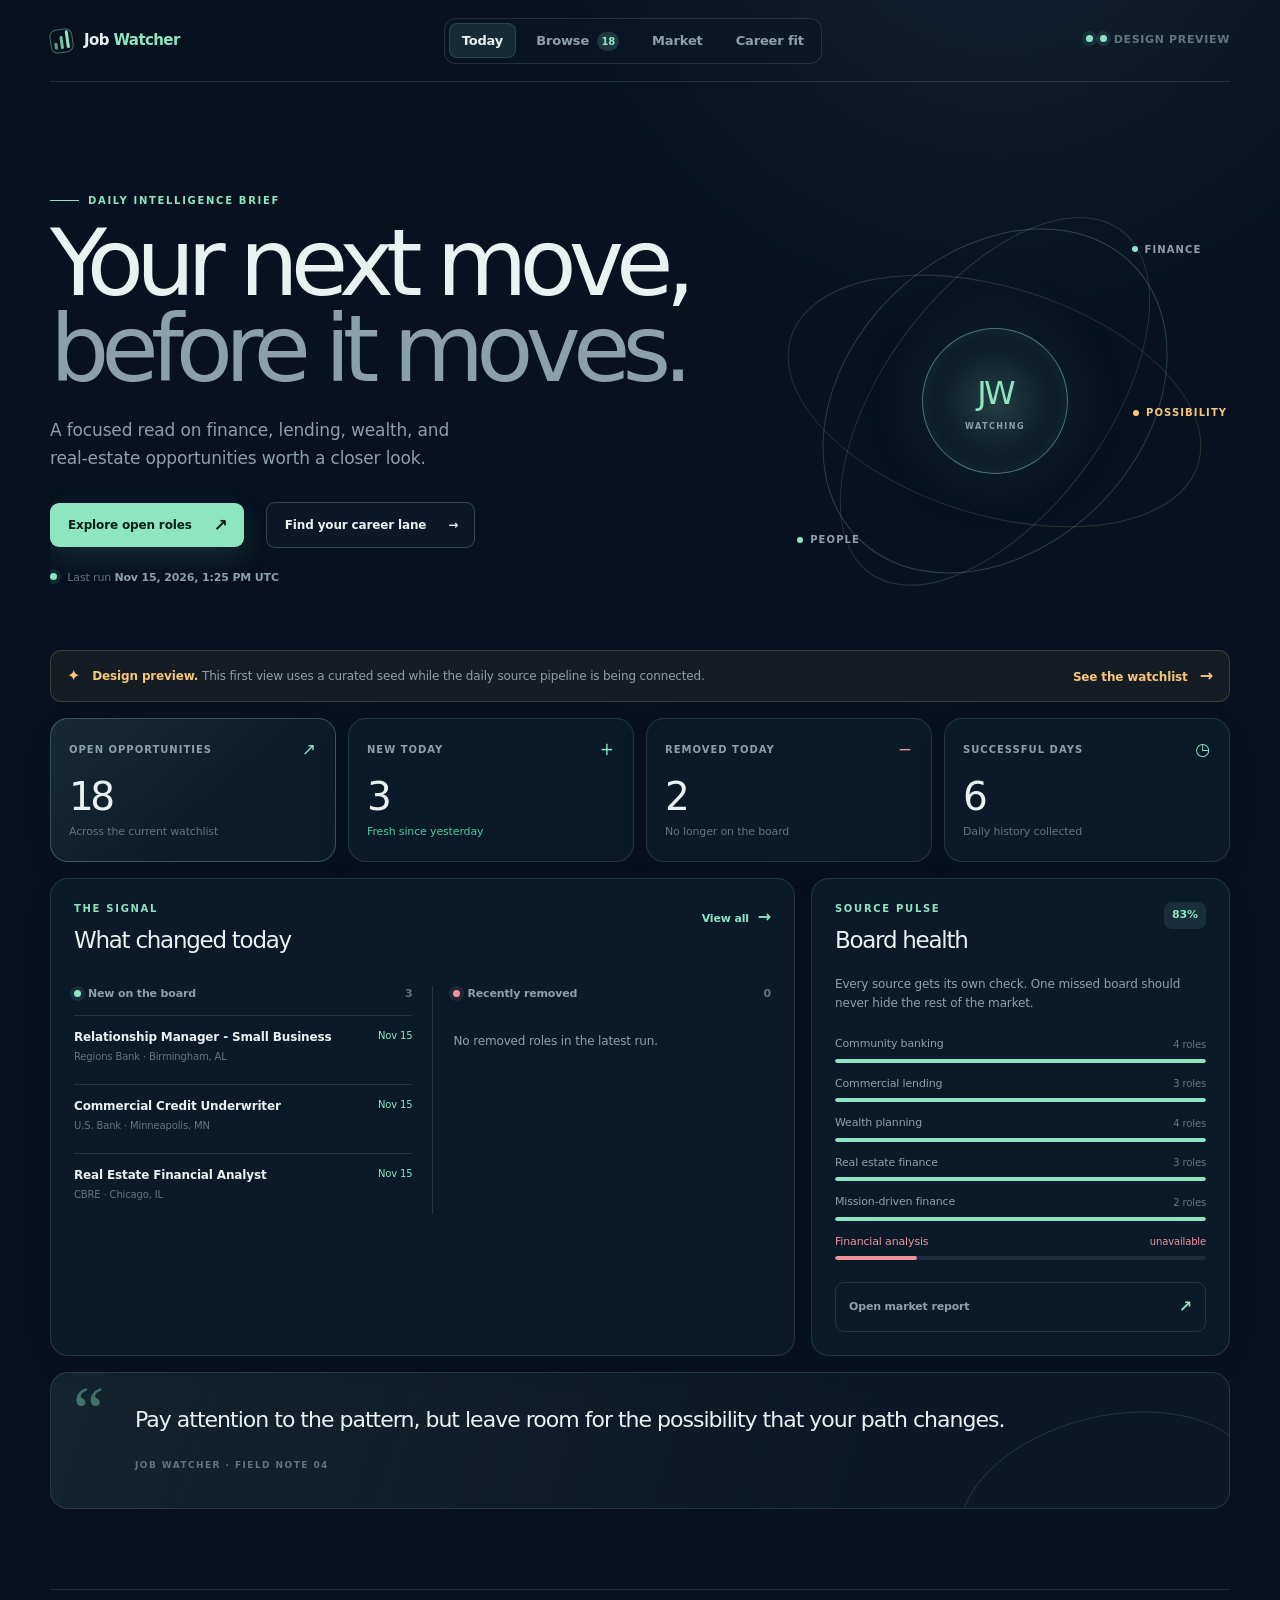
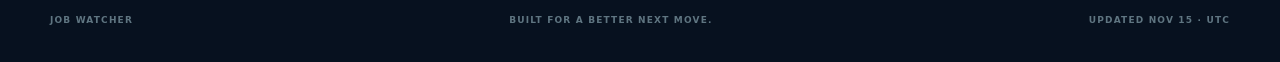
<file: site/index.html>
<!doctype html>
<html lang="en">
<head>
  <meta charset="utf-8">
  <meta name="viewport" content="width=device-width, initial-scale=1">
  <meta name="theme-color" content="#07111f">
  <title>Job Watcher — Today</title>
  <link rel="manifest" href="manifest.json">
  <link rel="stylesheet" href="styles.css">
</head>
<body data-page="today">
  <div class="noise"></div>
  <header class="site-header shell">
    <a class="brand" href="index.html" aria-label="Job Watcher home">
      <span class="brand-mark"><span></span><span></span><span></span></span>
      <span>Job <em>Watcher</em></span>
    </a>
    <nav class="main-nav" aria-label="Primary navigation">
      <a class="active" href="index.html">Today</a>
      <a href="browse.html">Browse <span class="nav-count" data-open-count>18</span></a>
      <a href="market.html">Market</a>
      <a href="career-fit.html">Career fit</a>
    </nav>
    <div class="header-meta"><span class="live-dot"></span><span data-run-label>Updating daily</span></div>
  </header>

  <main class="shell page-space">
    <section class="hero hero-today">
      <div class="hero-copy">
        <p class="eyebrow"><span class="eyebrow-line"></span>Daily intelligence brief</p>
        <h1>Your next move,<br><span>before it moves.</span></h1>
        <p class="hero-text">A focused read on finance, lending, wealth, and real-estate opportunities worth a closer look.</p>
        <div class="hero-actions">
          <a class="button button-primary" href="browse.html">Explore open roles <span>↗</span></a>
          <a class="button button-secondary" href="career-fit.html">Find your career lane <span>→</span></a>
          <span class="last-run"><span class="pulse"></span> Last run <strong data-last-run>Nov 15, 2026 · 7:25 AM UTC</strong></span>
        </div>
      </div>
      <div class="hero-orbit" aria-hidden="true">
        <div class="orbit-ring orbit-ring-one"></div>
        <div class="orbit-ring orbit-ring-two"></div>
        <div class="orbit-ring orbit-ring-three"></div>
        <div class="orbit-core"><span>JW</span><small>WATCHING</small></div>
        <span class="orbit-label label-one">finance</span>
        <span class="orbit-label label-two">people</span>
        <span class="orbit-label label-three">possibility</span>
      </div>
    </section>

    <section class="demo-note" data-demo-note>
      <span class="note-icon">✦</span>
      <span><strong>Design preview.</strong> This first view uses a curated seed while the daily source pipeline is being connected.</span>
      <a href="browse.html">See the watchlist <span>→</span></a>
    </section>

    <section class="metric-grid" aria-label="Latest job watcher metrics">
      <article class="metric-card metric-card-accent">
        <div class="metric-top"><span class="metric-label">Open opportunities</span><span class="metric-icon">↗</span></div>
        <strong class="metric-value" data-metric="open">18</strong>
        <span class="metric-foot">Across the current watchlist</span>
      </article>
      <article class="metric-card">
        <div class="metric-top"><span class="metric-label">New today</span><span class="metric-icon metric-icon-green">+</span></div>
        <strong class="metric-value" data-metric="new_today">3</strong>
        <span class="metric-foot positive">Fresh since yesterday</span>
      </article>
      <article class="metric-card">
        <div class="metric-top"><span class="metric-label">Removed today</span><span class="metric-icon metric-icon-rose">−</span></div>
        <strong class="metric-value" data-metric="removed_today">2</strong>
        <span class="metric-foot">No longer on the board</span>
      </article>
      <article class="metric-card">
        <div class="metric-top"><span class="metric-label">Successful days</span><span class="metric-icon">◷</span></div>
        <strong class="metric-value" data-metric="days_with_success">6</strong>
        <span class="metric-foot">Daily history collected</span>
      </article>
    </section>

    <section class="content-grid today-grid">
      <div class="panel panel-changes">
        <div class="section-heading"><div><p class="eyebrow">The signal</p><h2>What changed today</h2></div><a class="text-link" href="browse.html">View all <span>→</span></a></div>
        <div class="change-columns">
          <div class="change-column">
            <div class="change-heading"><span class="change-dot dot-new"></span><span>New on the board</span><strong data-new-count>3</strong></div>
            <div class="posting-stack" data-new-list></div>
          </div>
          <div class="change-column">
            <div class="change-heading"><span class="change-dot dot-removed"></span><span>Recently removed</span><strong data-removed-count>2</strong></div>
            <div class="posting-stack" data-removed-list></div>
          </div>
        </div>
      </div>

      <aside class="panel panel-health">
        <div class="section-heading"><div><p class="eyebrow">Source pulse</p><h2>Board health</h2></div><span class="health-score" data-health-score>83%</span></div>
        <p class="panel-intro">Every source gets its own check. One missed board should never hide the rest of the market.</p>
        <div class="health-list" data-source-list></div>
        <a class="quiet-button" href="market.html">Open market report <span>↗</span></a>
      </aside>
    </section>

    <section class="quote-panel">
      <div class="quote-mark">“</div>
      <p data-career-quote>Keep the search broad enough to notice a direction, and specific enough to act on one.</p>
      <span data-career-quote-source>YOUR WATCHLIST · FIELD NOTE</span>
    </section>
  </main>

  <footer class="site-footer shell"><span>JOB WATCHER</span><span>Built for a better next move.</span><span data-footer-date>Updated daily · UTC</span></footer>
  <script src="demo-data.js"></script>
  <script src="app.js"></script>
</body>
</html>
</file>
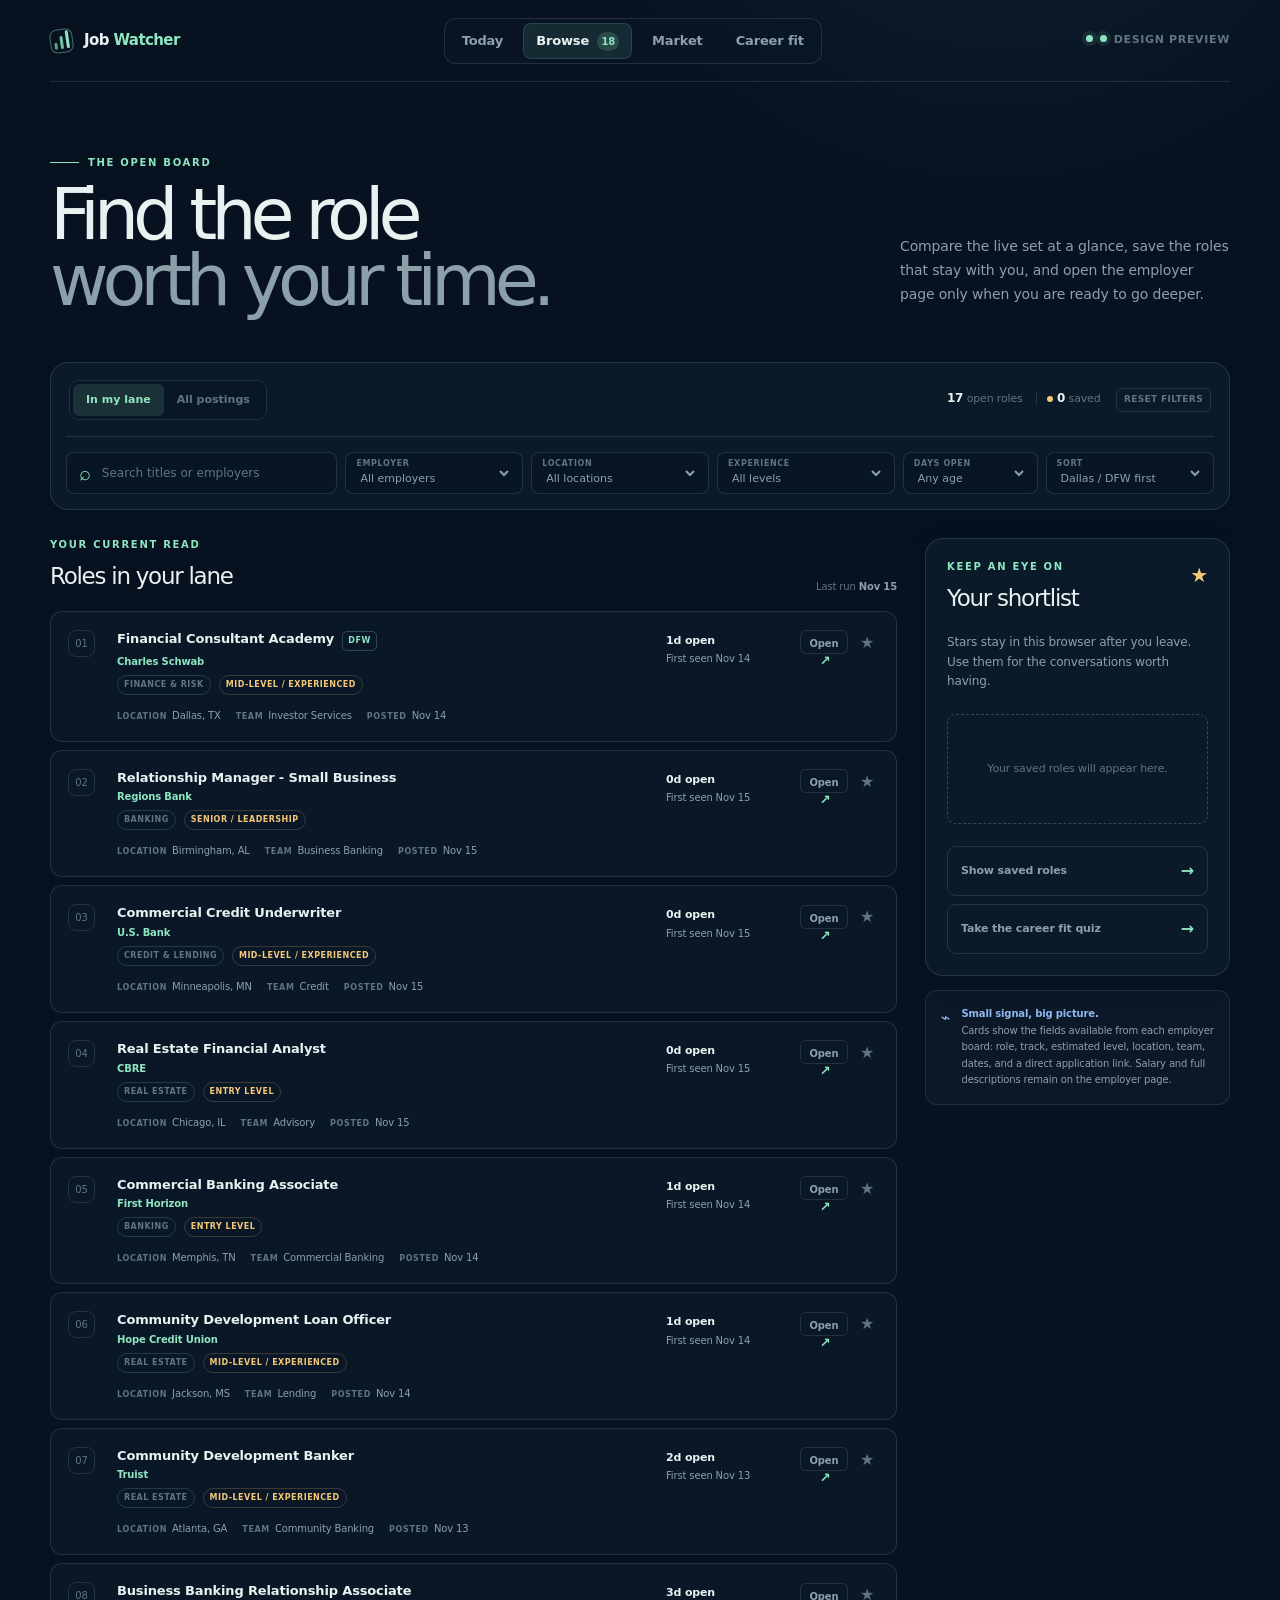
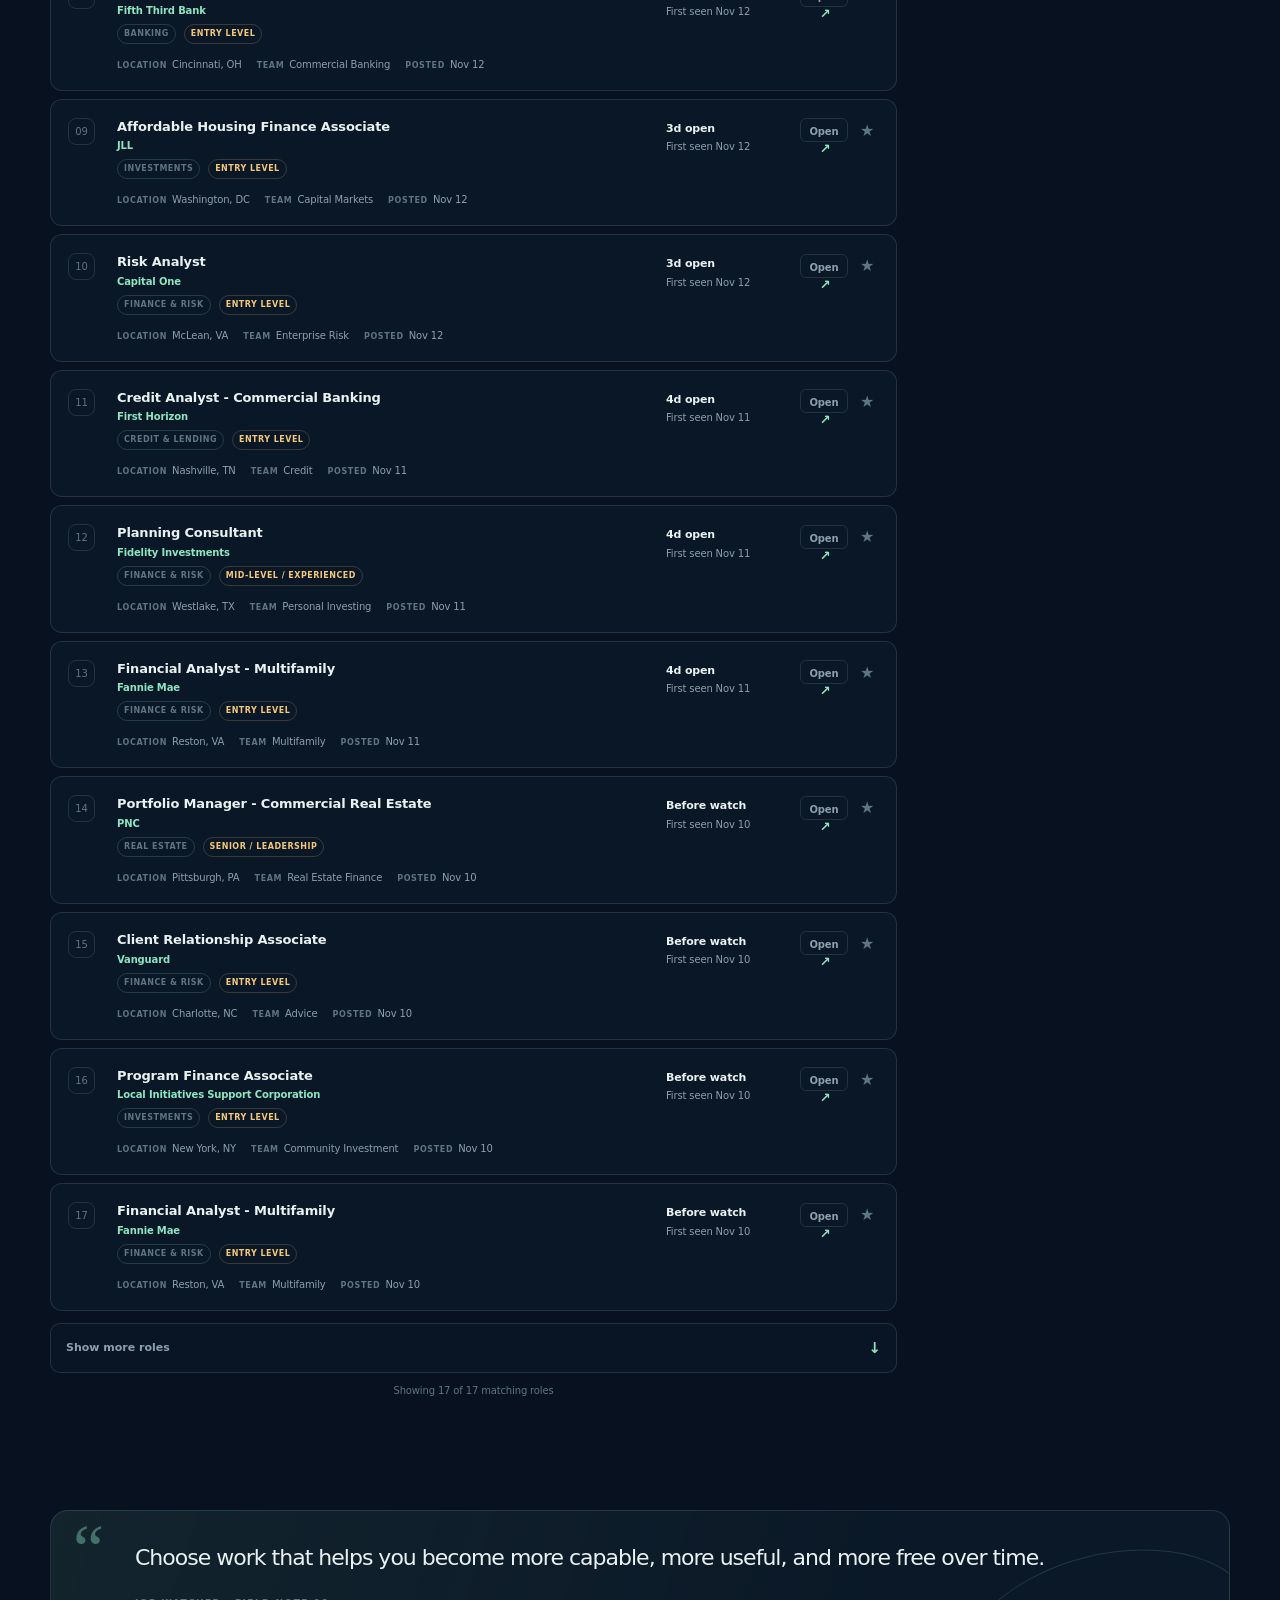
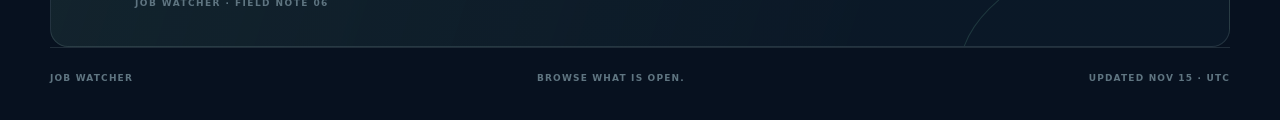
<file: site/browse.html>
<!doctype html>
<html lang="en">
<head>
  <meta charset="utf-8">
  <meta name="viewport" content="width=device-width, initial-scale=1">
  <meta name="theme-color" content="#07111f">
  <title>Job Watcher — Browse</title>
  <link rel="manifest" href="manifest.json">
  <link rel="stylesheet" href="styles.css">
</head>
<body data-page="browse">
  <div class="noise"></div>
  <header class="site-header shell">
    <a class="brand" href="index.html" aria-label="Job Watcher home"><span class="brand-mark"><span></span><span></span><span></span></span><span>Job <em>Watcher</em></span></a>
    <nav class="main-nav" aria-label="Primary navigation"><a href="index.html">Today</a><a class="active" href="browse.html">Browse <span class="nav-count" data-open-count>18</span></a><a href="market.html">Market</a><a href="career-fit.html">Career fit</a></nav>
    <div class="header-meta"><span class="live-dot"></span><span data-run-label>Updating daily</span></div>
  </header>

  <main class="shell page-space">
    <section class="page-intro browse-intro">
      <div><p class="eyebrow"><span class="eyebrow-line"></span>The open board</p><h1>Find the role<br><span>worth your time.</span></h1></div>
      <p class="page-intro-copy">Compare the live set at a glance, save the roles that stay with you, and open the employer page only when you are ready to go deeper.</p>
    </section>

    <section class="browse-toolbar panel">
      <div class="toolbar-top">
        <div class="segmented" role="group" aria-label="Posting scope"><button class="segment active" data-scope="role">In my lane</button><button class="segment" data-scope="all">All postings</button></div>
        <div class="toolbar-summary"><strong data-result-count>0</strong> open roles <span class="toolbar-divider"></span><span class="saved-dot"></span><strong data-shortlist-count>0</strong> saved <button class="reset-button" type="button" data-reset-filters>Reset filters</button></div>
      </div>
      <div class="filter-row">
        <label class="search-field"><span>⌕</span><input type="search" data-search placeholder="Search titles or employers"></label>
        <label class="filter-field"><span>Employer</span><select data-filter="employer"><option value="">All employers</option></select></label>
        <label class="filter-field"><span>Location</span><select data-filter="location"><option value="">All locations</option></select></label>
        <label class="filter-field"><span>Experience</span><select data-filter="experience"><option value="">All levels</option></select></label>
        <label class="filter-field filter-days"><span>Days open</span><select data-filter="days"><option value="">Any age</option><option value="3">3 days or less</option><option value="7">7 days or less</option><option value="14">14 days or less</option></select></label>
        <label class="filter-field"><span>Sort</span><select data-sort><option value="dallas">Dallas / DFW first</option><option value="newest">Newest first</option><option value="oldest">Oldest first</option><option value="employer">Employer A–Z</option></select></label>
      </div>
    </section>

    <section class="browse-layout">
      <div class="browse-main">
        <div class="browse-heading"><div><p class="eyebrow">Your current read</p><h2 data-browse-heading>Roles in your lane</h2></div><span class="updated-stamp">Last run <strong data-last-run-short>Nov 15</strong></span></div>
        <div class="role-list" data-role-list></div>
        <button class="load-more-button" type="button" data-load-more hidden>Show more roles <span>↓</span></button>
        <p class="browse-limit-note" data-visible-count></p>
        <div class="empty-state" data-empty-state hidden><span>◌</span><h3>Nothing fits that filter yet.</h3><p>Try a wider search or switch to all postings.</p></div>
      </div>
      <aside class="browse-side">
        <div class="panel shortlist-panel"><div class="section-heading"><div><p class="eyebrow">Keep an eye on</p><h2>Your shortlist</h2></div><span class="star-big">★</span></div><p class="panel-intro">Stars stay in this browser after you leave. Use them for the conversations worth having.</p><div class="shortlist-preview" data-shortlist-preview></div><a class="quiet-button" href="#" data-show-shortlist>Show saved roles <span>→</span></a><a class="quiet-button quiet-button-secondary" href="career-fit.html">Take the career fit quiz <span>→</span></a></div>
        <div class="aside-note"><span class="note-icon">⌁</span><p><strong>Small signal, big picture.</strong><br>Cards show the fields available from each employer board: role, track, estimated level, location, team, dates, and a direct application link. Salary and full descriptions remain on the employer page.</p></div>
      </aside>
    </section>
  </main>
  <section class="quote-panel browse-quote shell"><div class="quote-mark">“</div><p data-career-quote>Good work is not only about finding a title. It is about finding a direction you can keep choosing.</p><span data-career-quote-source>CAREER FIELD NOTE</span></section>
  <footer class="site-footer shell"><span>JOB WATCHER</span><span>Browse what is open.</span><span data-footer-date>Updated daily · UTC</span></footer>
  <script src="demo-data.js"></script>
  <script src="app.js"></script>
</body>
</html>
</file>
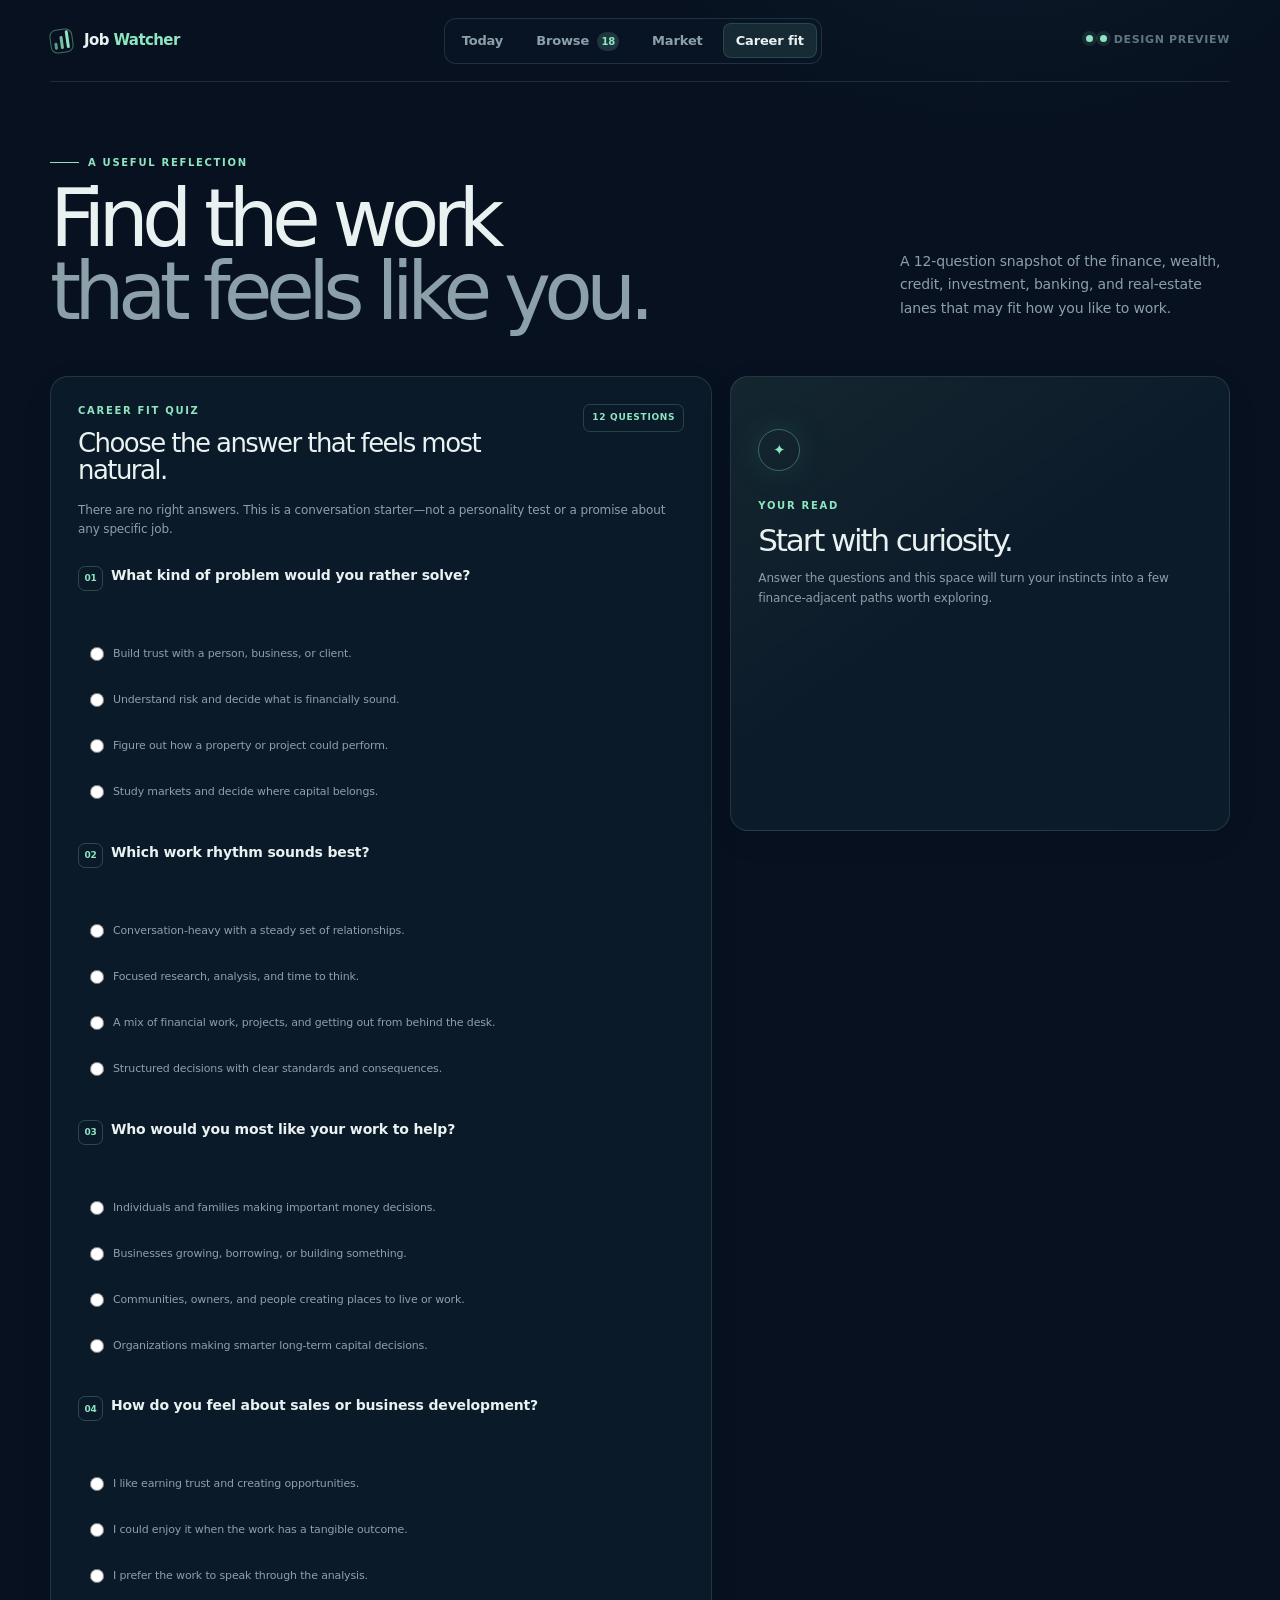
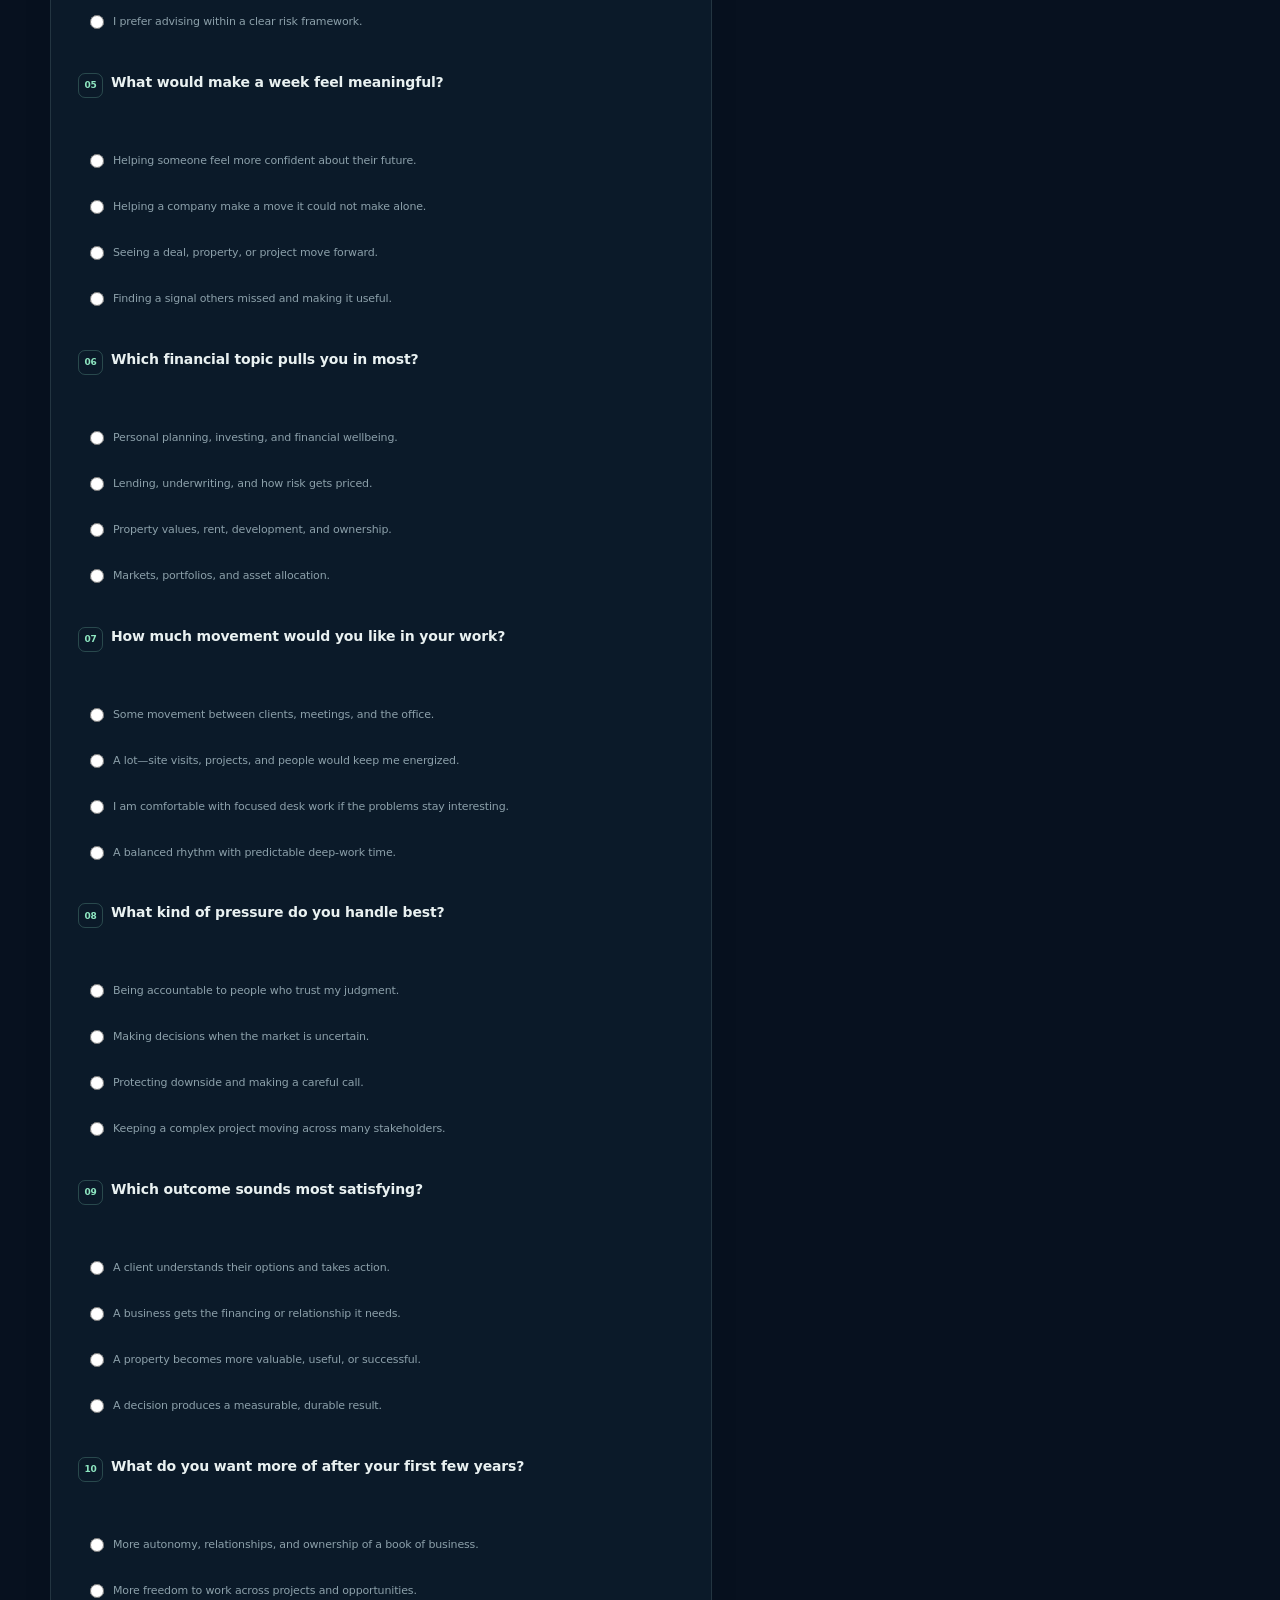
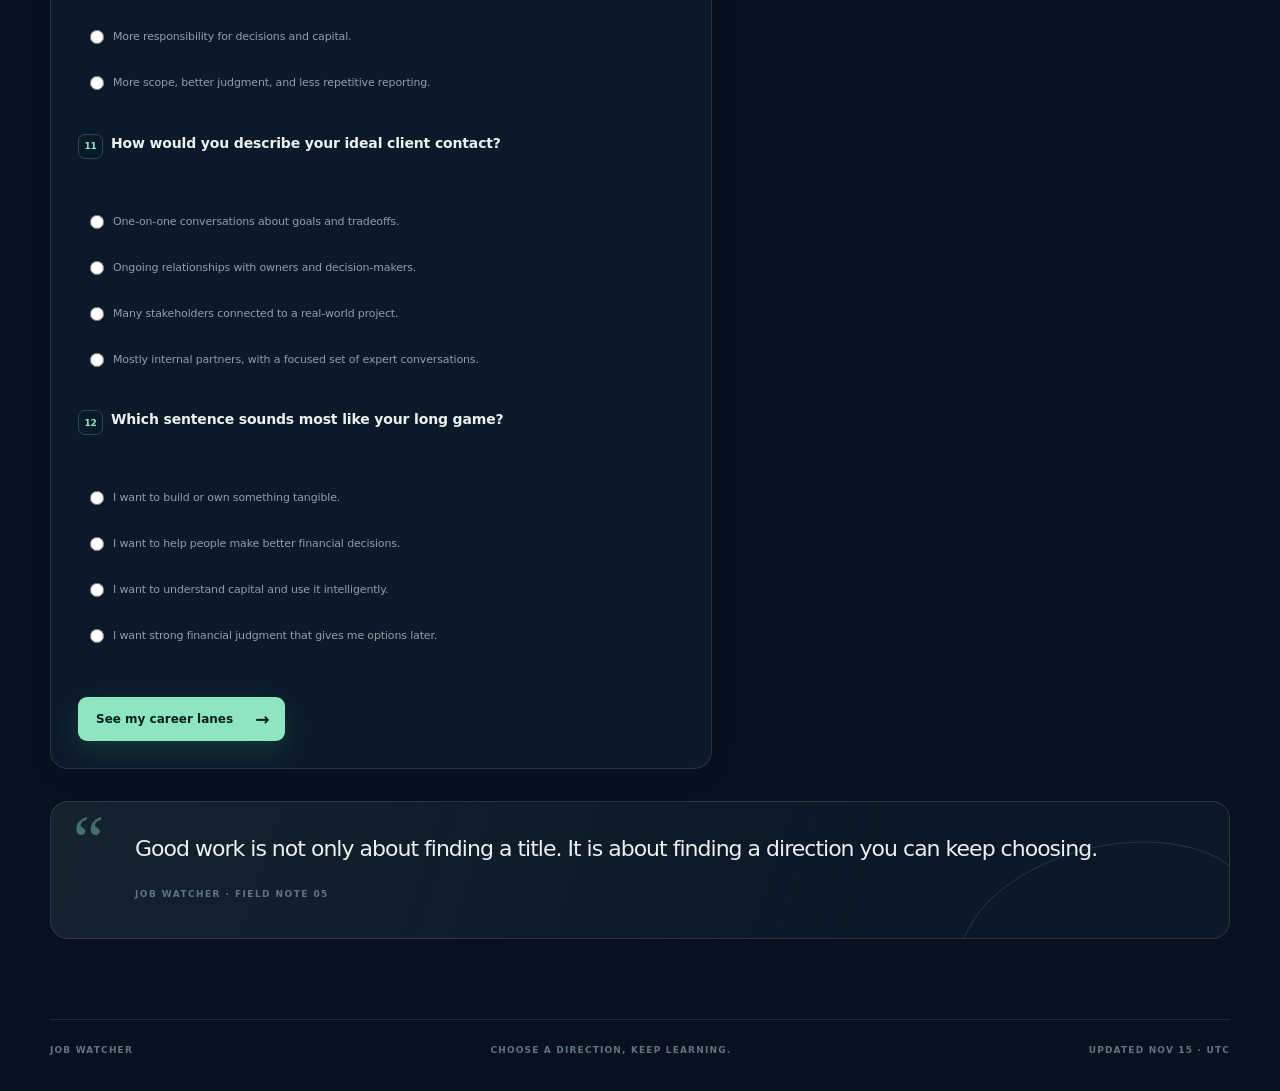
<file: site/career-fit.html>
<!doctype html>
<html lang="en">
<head>
  <meta charset="utf-8">
  <meta name="viewport" content="width=device-width, initial-scale=1">
  <meta name="theme-color" content="#07111f">
  <title>Job Watcher — Career Fit</title>
  <link rel="manifest" href="manifest.json">
  <link rel="stylesheet" href="styles.css">
</head>
<body data-page="career-fit">
  <div class="noise"></div>
  <header class="site-header shell">
    <a class="brand" href="index.html" aria-label="Job Watcher home"><span class="brand-mark"><span></span><span></span><span></span></span><span>Job <em>Watcher</em></span></a>
    <nav class="main-nav" aria-label="Primary navigation"><a href="index.html">Today</a><a href="browse.html">Browse <span class="nav-count" data-open-count>18</span></a><a href="market.html">Market</a><a class="active" href="career-fit.html">Career fit</a></nav>
    <div class="header-meta"><span class="live-dot"></span><span data-run-label>Updating daily</span></div>
  </header>

  <main class="shell page-space career-page">
    <section class="page-intro career-intro">
      <div><p class="eyebrow"><span class="eyebrow-line"></span>A useful reflection</p><h1>Find the work<br><span>that feels like you.</span></h1></div>
      <p class="page-intro-copy">A 12-question snapshot of the finance, wealth, credit, investment, banking, and real-estate lanes that may fit how you like to work.</p>
    </section>

    <section class="career-layout">
      <form class="quiz-card panel" data-career-quiz>
        <div class="quiz-heading"><div><p class="eyebrow">Career fit quiz</p><h2>Choose the answer that feels most natural.</h2></div><span class="quiz-count">12 questions</span></div>
        <p class="quiz-note">There are no right answers. This is a conversation starter—not a personality test or a promise about any specific job.</p>

        <fieldset class="quiz-question"><legend><span>01</span>What kind of problem would you rather solve?</legend><label><input type="radio" name="q1" value="banking,wealth"><span>Build trust with a person, business, or client.</span></label><label><input type="radio" name="q1" value="credit,finance"><span>Understand risk and decide what is financially sound.</span></label><label><input type="radio" name="q1" value="real_estate"><span>Figure out how a property or project could perform.</span></label><label><input type="radio" name="q1" value="investments"><span>Study markets and decide where capital belongs.</span></label></fieldset>
        <fieldset class="quiz-question"><legend><span>02</span>Which work rhythm sounds best?</legend><label><input type="radio" name="q2" value="wealth,banking"><span>Conversation-heavy with a steady set of relationships.</span></label><label><input type="radio" name="q2" value="investments,finance"><span>Focused research, analysis, and time to think.</span></label><label><input type="radio" name="q2" value="real_estate"><span>A mix of financial work, projects, and getting out from behind the desk.</span></label><label><input type="radio" name="q2" value="credit"><span>Structured decisions with clear standards and consequences.</span></label></fieldset>
        <fieldset class="quiz-question"><legend><span>03</span>Who would you most like your work to help?</legend><label><input type="radio" name="q3" value="wealth"><span>Individuals and families making important money decisions.</span></label><label><input type="radio" name="q3" value="banking"><span>Businesses growing, borrowing, or building something.</span></label><label><input type="radio" name="q3" value="real_estate"><span>Communities, owners, and people creating places to live or work.</span></label><label><input type="radio" name="q3" value="finance,investments"><span>Organizations making smarter long-term capital decisions.</span></label></fieldset>
        <fieldset class="quiz-question"><legend><span>04</span>How do you feel about sales or business development?</legend><label><input type="radio" name="q4" value="wealth,banking"><span>I like earning trust and creating opportunities.</span></label><label><input type="radio" name="q4" value="real_estate"><span>I could enjoy it when the work has a tangible outcome.</span></label><label><input type="radio" name="q4" value="investments,finance"><span>I prefer the work to speak through the analysis.</span></label><label><input type="radio" name="q4" value="credit"><span>I prefer advising within a clear risk framework.</span></label></fieldset>
        <fieldset class="quiz-question"><legend><span>05</span>What would make a week feel meaningful?</legend><label><input type="radio" name="q5" value="wealth"><span>Helping someone feel more confident about their future.</span></label><label><input type="radio" name="q5" value="banking"><span>Helping a company make a move it could not make alone.</span></label><label><input type="radio" name="q5" value="real_estate"><span>Seeing a deal, property, or project move forward.</span></label><label><input type="radio" name="q5" value="investments,finance"><span>Finding a signal others missed and making it useful.</span></label></fieldset>
        <fieldset class="quiz-question"><legend><span>06</span>Which financial topic pulls you in most?</legend><label><input type="radio" name="q6" value="wealth"><span>Personal planning, investing, and financial wellbeing.</span></label><label><input type="radio" name="q6" value="credit"><span>Lending, underwriting, and how risk gets priced.</span></label><label><input type="radio" name="q6" value="real_estate"><span>Property values, rent, development, and ownership.</span></label><label><input type="radio" name="q6" value="investments"><span>Markets, portfolios, and asset allocation.</span></label></fieldset>
        <fieldset class="quiz-question"><legend><span>07</span>How much movement would you like in your work?</legend><label><input type="radio" name="q7" value="wealth,banking"><span>Some movement between clients, meetings, and the office.</span></label><label><input type="radio" name="q7" value="real_estate"><span>A lot—site visits, projects, and people would keep me energized.</span></label><label><input type="radio" name="q7" value="investments,finance"><span>I am comfortable with focused desk work if the problems stay interesting.</span></label><label><input type="radio" name="q7" value="credit"><span>A balanced rhythm with predictable deep-work time.</span></label></fieldset>
        <fieldset class="quiz-question"><legend><span>08</span>What kind of pressure do you handle best?</legend><label><input type="radio" name="q8" value="banking,wealth"><span>Being accountable to people who trust my judgment.</span></label><label><input type="radio" name="q8" value="investments"><span>Making decisions when the market is uncertain.</span></label><label><input type="radio" name="q8" value="credit"><span>Protecting downside and making a careful call.</span></label><label><input type="radio" name="q8" value="real_estate,finance"><span>Keeping a complex project moving across many stakeholders.</span></label></fieldset>
        <fieldset class="quiz-question"><legend><span>09</span>Which outcome sounds most satisfying?</legend><label><input type="radio" name="q9" value="wealth"><span>A client understands their options and takes action.</span></label><label><input type="radio" name="q9" value="banking"><span>A business gets the financing or relationship it needs.</span></label><label><input type="radio" name="q9" value="real_estate"><span>A property becomes more valuable, useful, or successful.</span></label><label><input type="radio" name="q9" value="investments,finance"><span>A decision produces a measurable, durable result.</span></label></fieldset>
        <fieldset class="quiz-question"><legend><span>10</span>What do you want more of after your first few years?</legend><label><input type="radio" name="q10" value="wealth,banking"><span>More autonomy, relationships, and ownership of a book of business.</span></label><label><input type="radio" name="q10" value="real_estate"><span>More freedom to work across projects and opportunities.</span></label><label><input type="radio" name="q10" value="investments"><span>More responsibility for decisions and capital.</span></label><label><input type="radio" name="q10" value="finance,credit"><span>More scope, better judgment, and less repetitive reporting.</span></label></fieldset>
        <fieldset class="quiz-question"><legend><span>11</span>How would you describe your ideal client contact?</legend><label><input type="radio" name="q11" value="wealth"><span>One-on-one conversations about goals and tradeoffs.</span></label><label><input type="radio" name="q11" value="banking"><span>Ongoing relationships with owners and decision-makers.</span></label><label><input type="radio" name="q11" value="real_estate"><span>Many stakeholders connected to a real-world project.</span></label><label><input type="radio" name="q11" value="investments,finance,credit"><span>Mostly internal partners, with a focused set of expert conversations.</span></label></fieldset>
        <fieldset class="quiz-question"><legend><span>12</span>Which sentence sounds most like your long game?</legend><label><input type="radio" name="q12" value="real_estate,banking"><span>I want to build or own something tangible.</span></label><label><input type="radio" name="q12" value="wealth"><span>I want to help people make better financial decisions.</span></label><label><input type="radio" name="q12" value="investments"><span>I want to understand capital and use it intelligently.</span></label><label><input type="radio" name="q12" value="finance,credit"><span>I want strong financial judgment that gives me options later.</span></label></fieldset>

        <div class="quiz-submit-row"><button class="button button-primary" type="submit">See my career lanes <span>→</span></button><span class="quiz-status" data-quiz-status></span></div>
      </form>

      <aside class="quiz-results panel" data-quiz-results aria-live="polite">
        <div class="results-placeholder"><span class="results-orbit">✦</span><p class="eyebrow">Your read</p><h2>Start with curiosity.</h2><p>Answer the questions and this space will turn your instincts into a few finance-adjacent paths worth exploring.</p></div>
      </aside>
    </section>
    <section class="quote-panel career-quote"><div class="quote-mark">“</div><p data-career-quote>A career can begin with a practical first step and still become something deeply personal.</p><span data-career-quote-source>CAREER FIELD NOTE</span></section>
  </main>
  <footer class="site-footer shell"><span>JOB WATCHER</span><span>Choose a direction, keep learning.</span><span data-footer-date>Updated daily · UTC</span></footer>
  <script src="demo-data.js"></script>
  <script src="app.js"></script>
</body>
</html>
</file>
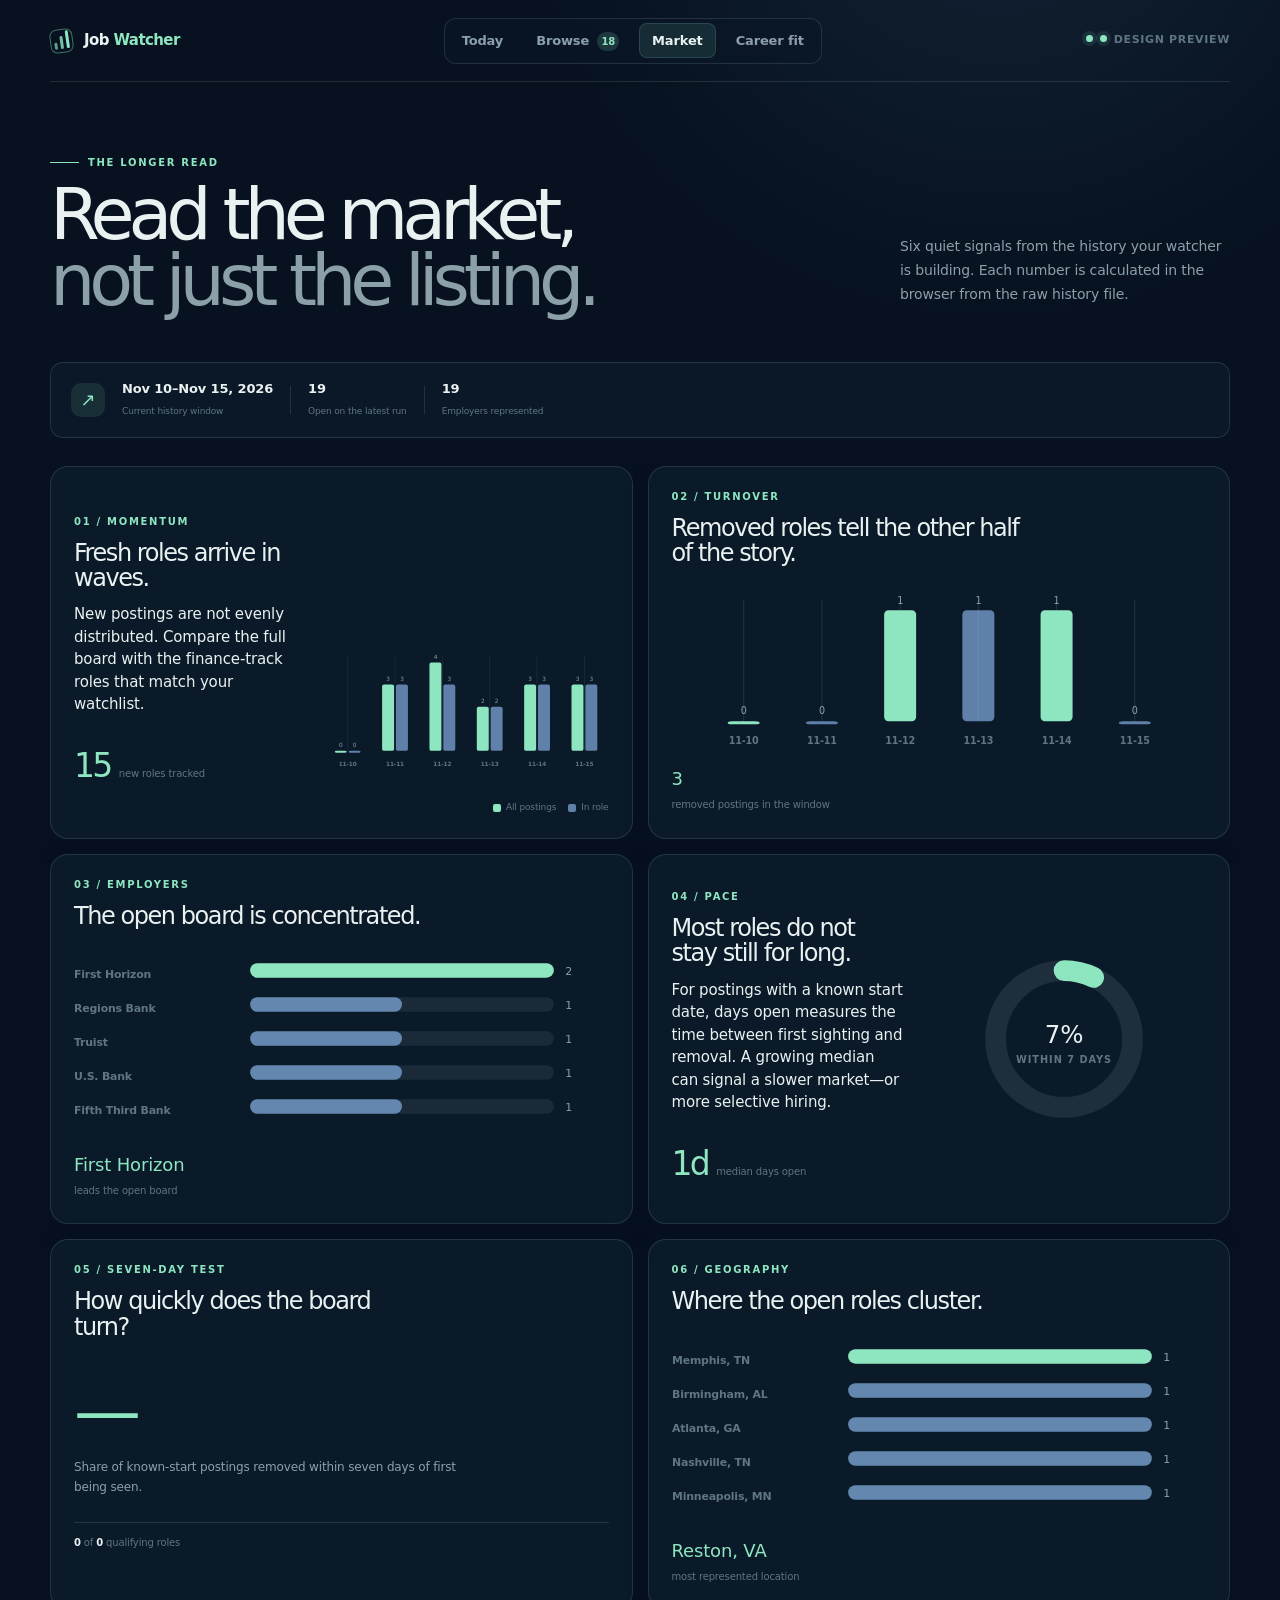
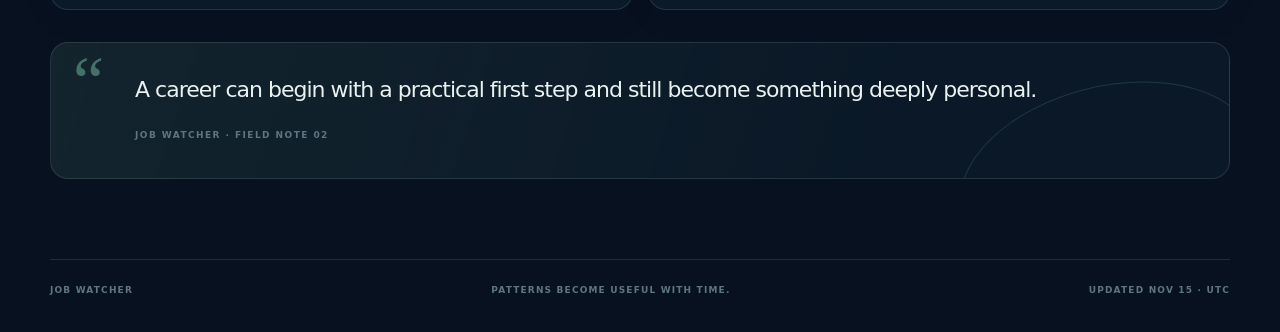
<file: site/market.html>
<!doctype html>
<html lang="en">
<head>
  <meta charset="utf-8">
  <meta name="viewport" content="width=device-width, initial-scale=1">
  <meta name="theme-color" content="#07111f">
  <title>Job Watcher — Market</title>
  <link rel="manifest" href="manifest.json">
  <link rel="stylesheet" href="styles.css">
</head>
<body data-page="market">
  <div class="noise"></div>
  <header class="site-header shell">
    <a class="brand" href="index.html" aria-label="Job Watcher home"><span class="brand-mark"><span></span><span></span><span></span></span><span>Job <em>Watcher</em></span></a>
    <nav class="main-nav" aria-label="Primary navigation"><a href="index.html">Today</a><a href="browse.html">Browse <span class="nav-count" data-open-count>18</span></a><a class="active" href="market.html">Market</a><a href="career-fit.html">Career fit</a></nav>
    <div class="header-meta"><span class="live-dot"></span><span data-run-label>Updating daily</span></div>
  </header>

  <main class="shell page-space">
    <section class="page-intro market-intro"><div><p class="eyebrow"><span class="eyebrow-line"></span>The longer read</p><h1>Read the market,<br><span>not just the listing.</span></h1></div><p class="page-intro-copy">Six quiet signals from the history your watcher is building. Each number is calculated in the browser from the raw history file.</p></section>
    <section class="market-note"><span class="market-note-icon">↗</span><div><strong data-market-window>Nov 10–15, 2026</strong><span>Current history window</span></div><div class="market-note-divider"></div><div><strong data-market-open>18</strong><span>Open on the latest run</span></div><div class="market-note-divider"></div><div><strong data-market-employers>15</strong><span>Employers represented</span></div></section>

    <section class="insight-grid">
      <article class="insight-card insight-wide"><div class="insight-copy"><p class="eyebrow">01 / Momentum</p><h2>Fresh roles arrive in waves.</h2><p>New postings are not evenly distributed. Compare the full board with the finance-track roles that match your watchlist.</p><div class="insight-stat"><strong data-insight="new-total">0</strong><span>new roles tracked</span></div></div><div class="chart-wrap"><div class="chart chart-bar" data-chart="new"></div><div class="chart-legend" aria-label="New posting chart legend"><span><i></i>All postings</span><span><i class="role-key"></i>In role</span></div></div></article>
      <article class="insight-card"><p class="eyebrow">02 / Turnover</p><h2>Removed roles tell the other half of the story.</h2><div class="chart chart-bar chart-short" data-chart="removed"></div><div class="insight-caption"><strong data-insight="removed-total">0</strong><span>removed postings in the window</span></div></article>
      <article class="insight-card"><p class="eyebrow">03 / Employers</p><h2>The open board is concentrated.</h2><div class="chart chart-bars-horizontal" data-chart="employers"></div><div class="insight-caption"><strong data-insight="top-employer">—</strong><span>leads the open board</span></div></article>
      <article class="insight-card insight-wide"><div class="insight-copy"><p class="eyebrow">04 / Pace</p><h2>Most roles do not stay still for long.</h2><p>For postings with a known start date, days open measures the time between first sighting and removal. A growing median can signal a slower market—or more selective hiring.</p><div class="insight-stat"><strong data-insight="median-days">—</strong><span>median days open</span></div></div><div class="chart chart-donut" data-chart="days"></div></article>
      <article class="insight-card"><p class="eyebrow">05 / Seven-day test</p><h2>How quickly does the board turn?</h2><div class="big-percent" data-insight="seven-day">—</div><p class="chart-explanation">Share of known-start postings removed within seven days of first being seen.</p><div class="mini-rule"><span data-insight="seven-count">0</span> of <span data-insight="seven-total">0</span> qualifying roles</div></article>
      <article class="insight-card"><p class="eyebrow">06 / Geography</p><h2>Where the open roles cluster.</h2><div class="chart chart-bars-horizontal" data-chart="locations"></div><div class="insight-caption"><strong data-insight="top-location">—</strong><span>most represented location</span></div></article>
    </section>
    <section class="quote-panel market-quote"><div class="quote-mark">“</div><p data-career-quote>Pay attention to the pattern, but leave room for the possibility that your path changes.</p><span data-career-quote-source>MARKET FIELD NOTE</span></section>
  </main>
  <footer class="site-footer shell"><span>JOB WATCHER</span><span>Patterns become useful with time.</span><span data-footer-date>Updated daily · UTC</span></footer>
  <script src="demo-data.js"></script>
  <script src="app.js"></script>
</body>
</html>
</file>
<file: site/styles.css>
:root {
  --night: #07111f;
  --night-2: #0b1728;
  --ink: #e9f1f1;
  --muted: #8ca0aa;
  --muted-2: #5f7581;
  --line: rgba(161, 189, 194, .16);
  --line-strong: rgba(161, 189, 194, .28);
  --panel: rgba(14, 30, 45, .78);
  --panel-solid: #102235;
  --mint: #8ee6c1;
  --mint-deep: #52c79e;
  --gold: #f4c779;
  --rose: #f0929e;
  --blue: #8db9ef;
  --shadow: 0 22px 70px rgba(0, 0, 0, .24);
  --radius: 18px;
}
.role-track, .role-level { display: inline-block; margin-top: 6px; padding: 3px 6px; border: 1px solid rgba(142,230,193,.18); border-radius: 999px; color: var(--muted-2); font-size: 8px; font-weight: 750; letter-spacing: .06em; text-transform: uppercase; }.role-level { margin-left: 4px; border-color: rgba(244,199,121,.2); color: var(--gold); }
.filter-row { grid-template-columns: 1.45fr .95fr .95fr .95fr .72fr .9fr; }

* { box-sizing: border-box; }
html { background: var(--night); scroll-behavior: smooth; }
body { margin: 0; min-width: 320px; background: radial-gradient(circle at 78% -8%, rgba(66, 114, 142, .19), transparent 30rem), var(--night); color: var(--ink); font: 15px/1.5 Inter, ui-sans-serif, system-ui, -apple-system, BlinkMacSystemFont, "Segoe UI", sans-serif; letter-spacing: -.01em; }
body::selection { background: var(--mint); color: var(--night); }
a { color: inherit; text-decoration: none; }
button, input, select { font: inherit; }
button { cursor: pointer; }
.noise { position: fixed; inset: 0; z-index: -1; opacity: .04; pointer-events: none; background-image: url("data:image/svg+xml,%3Csvg viewBox='0 0 180 180' xmlns='http://www.w3.org/2000/svg'%3E%3Cfilter id='n'%3E%3CfeTurbulence type='fractalNoise' baseFrequency='.8' numOctaves='3' stitchTiles='stitch'/%3E%3C/filter%3E%3Crect width='100%25' height='100%25' filter='url(%23n)' opacity='.7'/%3E%3C/svg%3E"); }
.shell { width: min(1180px, calc(100% - 48px)); margin: 0 auto; }
.site-header { min-height: 82px; display: flex; align-items: center; justify-content: space-between; gap: 24px; border-bottom: 1px solid var(--line); }
.brand { display: flex; align-items: center; gap: 11px; font-size: 15px; font-weight: 760; letter-spacing: -.04em; }
.brand em { color: var(--mint); font-style: normal; }
.brand-mark { display: inline-flex; align-items: end; gap: 3px; width: 23px; height: 24px; padding: 3px; border: 1px solid rgba(142,230,193,.45); border-radius: 7px; transform: rotate(-8deg); }
.brand-mark span { display: block; width: 4px; border-radius: 4px; background: var(--mint); }
.brand-mark span:nth-child(1) { height: 7px; opacity: .65; }
.brand-mark span:nth-child(2) { height: 13px; opacity: .82; }
.brand-mark span:nth-child(3) { height: 18px; }
.main-nav { display: flex; align-items: center; gap: 7px; padding: 4px; border: 1px solid var(--line); border-radius: 12px; background: rgba(11, 24, 39, .62); }
.main-nav a { padding: 8px 13px; border-radius: 8px; color: var(--muted); font-size: 13px; font-weight: 680; transition: .2s ease; }
.main-nav a:hover, .main-nav a.active { color: var(--ink); background: rgba(142,230,193,.1); }
.main-nav a.active { box-shadow: inset 0 0 0 1px rgba(142,230,193,.15); }
.nav-count { display: inline-grid; place-items: center; min-width: 19px; height: 19px; margin-left: 4px; padding: 0 4px; border-radius: 99px; background: rgba(142,230,193,.17); color: var(--mint); font-size: 10px; }
.header-meta { color: var(--muted-2); font-size: 11px; font-weight: 700; letter-spacing: .06em; text-transform: uppercase; }
.live-dot, .pulse { display: inline-block; width: 7px; height: 7px; margin-right: 7px; border-radius: 50%; background: var(--mint); box-shadow: 0 0 0 4px rgba(142,230,193,.1); vertical-align: 1px; }
.page-space { padding: 74px 0 80px; }
.hero { position: relative; display: grid; grid-template-columns: minmax(0, 1.1fr) .9fr; min-height: 490px; align-items: center; overflow: hidden; }
.hero-copy { position: relative; z-index: 1; padding: 10px 0 32px; }
.eyebrow { margin: 0 0 13px; color: var(--mint); font-size: 10px; font-weight: 800; letter-spacing: .17em; line-height: 1.3; text-transform: uppercase; }
.eyebrow-line { display: inline-block; width: 29px; height: 1px; margin-right: 9px; background: var(--mint); vertical-align: 3px; }
h1, h2, h3, p { margin-top: 0; }
h1 { margin-bottom: 24px; color: var(--ink); font-size: clamp(3.6rem, 7.3vw, 6.8rem); font-weight: 450; letter-spacing: -.085em; line-height: .92; }
h1 span { color: var(--muted); }
.hero-text { max-width: 440px; margin-bottom: 30px; color: var(--muted); font-size: 17px; line-height: 1.65; }
.hero-actions { display: flex; align-items: center; gap: 22px; flex-wrap: wrap; }
.button { display: inline-flex; align-items: center; gap: 22px; padding: 13px 16px 13px 18px; border-radius: 9px; font-size: 12px; font-weight: 800; transition: transform .2s ease, box-shadow .2s ease; }
.button:hover { transform: translateY(-2px); }
.button-primary { background: var(--mint); color: #082019; box-shadow: 0 10px 28px rgba(82,199,158,.16); }
.button-primary span { font-size: 17px; line-height: 0; }
.last-run { color: var(--muted-2); font-size: 11px; }
.last-run strong { color: var(--muted); font-weight: 650; }
.hero-orbit { position: relative; justify-self: end; width: min(430px, 100%); aspect-ratio: 1; margin-right: 20px; }
.orbit-ring { position: absolute; inset: 8%; border: 1px solid var(--line); border-radius: 50%; transform: rotate(-23deg) skewX(-13deg); }
.orbit-ring-one { inset: 14% 7%; border-color: rgba(142,230,193,.23); }
.orbit-ring-two { inset: 2% 23%; transform: rotate(53deg) skewX(12deg); border-color: rgba(141,185,239,.2); }
.orbit-ring-three { inset: 23% 1%; transform: rotate(11deg) skewX(15deg); border-color: rgba(244,199,121,.17); }
.orbit-core { position: absolute; inset: 33%; display: grid; place-content: center; gap: 4px; border: 1px solid rgba(142,230,193,.45); border-radius: 50%; background: radial-gradient(circle, rgba(142,230,193,.22), rgba(10,28,42,.7) 60%); box-shadow: 0 0 70px rgba(82,199,158,.12), inset 0 0 34px rgba(142,230,193,.1); text-align: center; }
.orbit-core span { color: var(--mint); font-size: 32px; font-weight: 340; letter-spacing: -.09em; }
.orbit-core small { color: var(--muted); font-size: 8px; font-weight: 800; letter-spacing: .18em; }
.orbit-label { position: absolute; display: flex; align-items: center; gap: 7px; color: var(--muted); font-size: 10px; font-weight: 750; letter-spacing: .11em; text-transform: uppercase; }
.orbit-label::before { width: 6px; height: 6px; border-radius: 50%; background: var(--mint); content: ""; }
.label-one { top: 13%; right: 2%; }.label-two { bottom: 16%; left: 4%; }.label-three { top: 51%; right: -4%; color: var(--gold); }.label-three::before { background: var(--gold); }
.demo-note { display: flex; align-items: center; gap: 12px; margin: 4px 0 16px; padding: 13px 16px; border: 1px solid rgba(244,199,121,.18); border-radius: 11px; background: rgba(244,199,121,.06); color: var(--muted); font-size: 12px; }
.demo-note strong { color: var(--gold); }.demo-note a { margin-left: auto; color: var(--gold); font-weight: 750; }.demo-note a span { margin-left: 8px; font-size: 16px; }.note-icon { color: var(--gold); font-size: 16px; }
.metric-grid { display: grid; grid-template-columns: repeat(4, 1fr); gap: 12px; margin: 16px 0; }
.metric-card, .panel, .insight-card { border: 1px solid var(--line); border-radius: var(--radius); background: var(--panel); box-shadow: 0 8px 35px rgba(0,0,0,.05); }
.metric-card { min-height: 144px; padding: 18px; }.metric-card-accent { border-color: rgba(142,230,193,.28); background: linear-gradient(140deg, rgba(142,230,193,.12), rgba(14,30,45,.8) 62%); }
.metric-top { display: flex; align-items: center; justify-content: space-between; color: var(--muted); font-size: 10px; font-weight: 800; letter-spacing: .1em; text-transform: uppercase; }.metric-icon { color: var(--mint); font-size: 17px; font-weight: 400; }.metric-icon-green { color: var(--mint); }.metric-icon-rose { color: var(--rose); }.metric-value { display: block; margin: 16px 0 5px; color: var(--ink); font-size: 39px; font-weight: 420; letter-spacing: -.09em; line-height: .9; }.metric-foot { color: var(--muted-2); font-size: 11px; }.metric-foot.positive { color: var(--mint-deep); }
.content-grid { display: grid; grid-template-columns: 1.6fr .9fr; gap: 16px; margin-top: 16px; }.panel { padding: 23px; }.section-heading { display: flex; align-items: start; justify-content: space-between; gap: 18px; }.section-heading .eyebrow { margin-bottom: 8px; }.section-heading h2, .browse-heading h2 { margin-bottom: 0; font-size: 23px; font-weight: 500; letter-spacing: -.055em; }.text-link { margin-top: 3px; color: var(--mint); font-size: 11px; font-weight: 760; }.text-link span { margin-left: 5px; font-size: 16px; }.panel-intro { margin: 17px 0 22px; color: var(--muted); font-size: 12px; line-height: 1.65; }
.change-columns { display: grid; grid-template-columns: 1fr 1fr; gap: 20px; margin-top: 28px; }.change-column + .change-column { padding-left: 20px; border-left: 1px solid var(--line); }.change-heading { display: flex; align-items: center; gap: 7px; margin-bottom: 13px; color: var(--muted); font-size: 11px; font-weight: 750; }.change-heading strong { margin-left: auto; color: var(--muted-2); font-size: 11px; }.change-dot { width: 7px; height: 7px; border-radius: 50%; }.dot-new { background: var(--mint); box-shadow: 0 0 0 4px rgba(142,230,193,.1); }.dot-removed { background: var(--rose); box-shadow: 0 0 0 4px rgba(240,146,158,.1); }
.posting-stack { display: grid; gap: 8px; }.posting-mini { display: grid; grid-template-columns: 1fr auto; gap: 8px; padding: 12px 0; border-top: 1px solid var(--line); }.posting-mini-title { overflow: hidden; color: var(--ink); font-size: 12px; font-weight: 720; text-overflow: ellipsis; white-space: nowrap; }.posting-mini-meta { margin-top: 3px; color: var(--muted-2); font-size: 10px; }.posting-mini-date { color: var(--muted-2); font-size: 10px; white-space: nowrap; }.posting-mini.new .posting-mini-date { color: var(--mint); }.posting-mini.removed .posting-mini-date { color: var(--rose); }
.health-score { padding: 5px 8px; border-radius: 8px; background: rgba(142,230,193,.1); color: var(--mint); font-size: 11px; font-weight: 800; }.health-list { display: grid; gap: 13px; margin: 22px 0; }.health-item { display: grid; grid-template-columns: 1fr auto; gap: 6px 12px; align-items: center; }.health-name { color: var(--muted); font-size: 11px; }.health-value { color: var(--muted-2); font-size: 10px; }.health-track { grid-column: 1 / -1; height: 4px; overflow: hidden; border-radius: 99px; background: rgba(140,160,170,.12); }.health-track span { display: block; height: 100%; border-radius: inherit; background: var(--mint); }.health-item.is-failed .health-track span { background: var(--rose); }.health-item.is-failed .health-name, .health-item.is-failed .health-value { color: var(--rose); }.quiet-button { display: flex; align-items: center; justify-content: space-between; padding: 12px 13px; border: 1px solid var(--line); border-radius: 9px; color: var(--muted); font-size: 11px; font-weight: 720; transition: .2s ease; }.quiet-button:hover { border-color: var(--line-strong); color: var(--ink); background: rgba(255,255,255,.03); }.quiet-button span { color: var(--mint); font-size: 16px; }
.quote-panel { position: relative; margin-top: 16px; padding: 34px 40px; overflow: hidden; border: 1px solid var(--line); border-radius: var(--radius); background: linear-gradient(108deg, rgba(142,230,193,.09), rgba(14,30,45,.6) 70%); }.quote-panel::after { position: absolute; right: -30px; bottom: -90px; width: 300px; height: 180px; border: 1px solid rgba(142,230,193,.15); border-radius: 50%; content: ""; transform: rotate(-14deg); }.quote-mark { position: absolute; top: 18px; left: 22px; color: rgba(142,230,193,.4); font: 70px Georgia, serif; line-height: .6; }.quote-panel p { position: relative; margin: 0 0 18px 44px; color: var(--ink); font-size: 22px; font-weight: 350; letter-spacing: -.045em; line-height: 1.22; }.quote-panel > span { margin-left: 44px; color: var(--muted-2); font-size: 9px; font-weight: 800; letter-spacing: .16em; }
.site-footer { display: flex; justify-content: space-between; gap: 20px; padding: 24px 0 34px; border-top: 1px solid var(--line); color: var(--muted-2); font-size: 9px; font-weight: 800; letter-spacing: .13em; text-transform: uppercase; }

/* Shared page intros and browse controls */
.page-intro { display: flex; align-items: end; justify-content: space-between; gap: 40px; margin-bottom: 48px; }.page-intro h1 { margin-bottom: 0; font-size: clamp(3.2rem, 6.2vw, 5.8rem); }.page-intro-copy { width: min(330px, 100%); margin-bottom: 7px; color: var(--muted); font-size: 14px; line-height: 1.7; }.browse-intro h1, .market-intro h1 { font-size: clamp(3rem, 5.6vw, 5.7rem); }
.browse-toolbar { padding: 15px; margin-bottom: 28px; }.toolbar-top { display: flex; justify-content: space-between; align-items: center; gap: 16px; padding: 2px 3px 16px; }.segmented { display: inline-flex; padding: 3px; border: 1px solid var(--line); border-radius: 9px; background: rgba(4,12,21,.26); }.segment { padding: 8px 13px; border: 0; border-radius: 6px; background: transparent; color: var(--muted-2); font-size: 11px; font-weight: 750; }.segment.active { background: rgba(142,230,193,.13); color: var(--mint); }.toolbar-summary { color: var(--muted-2); font-size: 11px; }.toolbar-summary strong { color: var(--ink); font-size: 12px; }.toolbar-divider { display: inline-block; height: 13px; margin: 0 10px; border-left: 1px solid var(--line); vertical-align: -3px; }.saved-dot { display: inline-block; width: 6px; height: 6px; margin-right: 4px; border-radius: 50%; background: var(--gold); }
.filter-row { display: grid; grid-template-columns: 1.7fr 1fr 1fr .78fr .9fr; gap: 8px; padding-top: 15px; border-top: 1px solid var(--line); }.search-field, .filter-field { display: flex; align-items: center; min-width: 0; height: 42px; border: 1px solid var(--line); border-radius: 8px; background: rgba(3,12,21,.24); }.search-field > span { padding-left: 12px; color: var(--mint); font-size: 20px; }.search-field input { width: 100%; padding: 0 11px; border: 0; outline: 0; background: transparent; color: var(--ink); font-size: 12px; }.search-field input::placeholder { color: var(--muted-2); }.filter-field { position: relative; padding: 0 10px; }.filter-field span { position: absolute; top: 5px; left: 10px; color: var(--muted-2); font-size: 8px; font-weight: 800; letter-spacing: .08em; text-transform: uppercase; }.filter-field select { width: 100%; height: 100%; padding: 10px 0 0; border: 0; outline: 0; background: transparent; color: var(--muted); font-size: 11px; }.filter-field select option { color: var(--night); }
.browse-layout { display: grid; grid-template-columns: minmax(0, 1fr) 305px; gap: 28px; }.browse-heading { display: flex; align-items: end; justify-content: space-between; gap: 20px; margin: 0 0 17px; }.browse-heading .eyebrow { margin-bottom: 8px; }.updated-stamp { color: var(--muted-2); font-size: 10px; }.updated-stamp strong { color: var(--muted); font-weight: 650; }.role-list { display: grid; gap: 8px; }.role-card { display: grid; grid-template-columns: 35px 1.25fr .8fr 100px 28px; gap: 14px; align-items: center; padding: 15px 16px; border: 1px solid var(--line); border-radius: 12px; background: rgba(14,30,45,.56); transition: .2s ease; }.role-card:hover { border-color: rgba(142,230,193,.35); background: rgba(18,39,54,.82); transform: translateX(2px); }.role-index { display: grid; place-items: center; width: 27px; height: 27px; border: 1px solid var(--line); border-radius: 8px; color: var(--muted-2); font-size: 10px; }.role-title { color: var(--ink); font-size: 13px; font-weight: 750; }.role-employer { margin-top: 3px; color: var(--mint); font-size: 10px; font-weight: 680; }.role-location, .role-department { color: var(--muted); font-size: 11px; }.role-location span, .role-department span { display: block; margin-bottom: 3px; color: var(--muted-2); font-size: 8px; font-weight: 800; letter-spacing: .09em; text-transform: uppercase; }.role-age { color: var(--muted); font-size: 10px; text-align: right; }.role-age strong { display: block; margin-bottom: 3px; color: var(--ink); font-size: 11px; font-weight: 650; }.role-actions { display: flex; align-items: center; gap: 6px; }.apply-link { display: grid; place-items: center; width: 24px; height: 24px; border-radius: 6px; color: var(--muted); font-size: 15px; }.apply-link:hover { background: rgba(142,230,193,.1); color: var(--mint); }.star-button { display: grid; place-items: center; width: 25px; height: 25px; border: 0; border-radius: 6px; background: transparent; color: var(--muted-2); font-size: 16px; }.star-button:hover, .star-button.saved { color: var(--gold); background: rgba(244,199,121,.08); }.star-button.saved { text-shadow: 0 0 12px rgba(244,199,121,.38); }.empty-state { padding: 70px 20px; border: 1px dashed var(--line-strong); border-radius: 14px; text-align: center; }.empty-state > span { color: var(--mint); font-size: 28px; }.empty-state h3 { margin: 12px 0 5px; font-size: 18px; font-weight: 500; }.empty-state p { color: var(--muted); font-size: 12px; }
.shortlist-panel { position: sticky; top: 18px; padding: 21px; }.star-big { color: var(--gold); font-size: 20px; }.shortlist-preview { display: grid; gap: 9px; min-height: 110px; margin: 22px 0; }.shortlist-empty { display: grid; place-items: center; min-height: 110px; padding: 14px; border: 1px dashed var(--line-strong); border-radius: 9px; color: var(--muted-2); font-size: 11px; text-align: center; }.short-role { padding-bottom: 9px; border-bottom: 1px solid var(--line); }.short-role-title { overflow: hidden; color: var(--ink); font-size: 11px; font-weight: 700; text-overflow: ellipsis; white-space: nowrap; }.short-role-meta { margin-top: 3px; color: var(--muted-2); font-size: 9px; }.aside-note { display: flex; gap: 11px; margin-top: 14px; padding: 15px; border: 1px solid rgba(141,185,239,.14); border-radius: 12px; background: rgba(141,185,239,.045); }.aside-note .note-icon { color: var(--blue); }.aside-note p { margin: 0; color: var(--muted); font-size: 10px; line-height: 1.65; }.aside-note strong { color: var(--blue); }

/* Market */
.market-note { display: flex; align-items: center; gap: 17px; margin-bottom: 28px; padding: 16px 20px; border: 1px solid var(--line); border-radius: 13px; background: rgba(14,30,45,.58); }.market-note-icon { display: grid; place-items: center; width: 34px; height: 34px; border-radius: 10px; background: rgba(142,230,193,.11); color: var(--mint); font-size: 18px; }.market-note strong { display: block; color: var(--ink); font-size: 13px; font-weight: 650; }.market-note div:not(.market-note-divider) span { color: var(--muted-2); font-size: 9px; }.market-note-divider { height: 28px; border-left: 1px solid var(--line); }.insight-grid { display: grid; grid-template-columns: 1fr 1fr; gap: 15px; }.insight-card { min-height: 280px; padding: 23px; overflow: hidden; }.insight-card h2 { max-width: 355px; margin-bottom: 12px; font-size: 24px; font-weight: 420; letter-spacing: -.06em; line-height: 1.05; }.insight-card > p:not(.eyebrow) { max-width: 385px; color: var(--muted); font-size: 12px; line-height: 1.65; }.insight-wide { display: grid; grid-template-columns: .9fr 1.1fr; gap: 18px; align-items: center; min-height: 330px; }.insight-copy { position: relative; z-index: 1; }.insight-stat { display: flex; align-items: baseline; gap: 8px; margin-top: 25px; }.insight-stat strong { color: var(--mint); font-size: 33px; font-weight: 420; letter-spacing: -.08em; }.insight-stat span, .insight-caption span { color: var(--muted-2); font-size: 10px; }.insight-caption { margin-top: 14px; }.insight-caption strong { display: block; color: var(--mint); font-size: 18px; font-weight: 500; }.chart { min-height: 150px; }.chart svg { display: block; width: 100%; height: 100%; overflow: visible; }.chart-bar { height: 185px; align-self: end; }.chart-short { height: 160px; margin-top: 25px; }.chart-bars-horizontal { height: 180px; margin-top: 28px; }.chart-donut { height: 220px; }.chart-explanation { margin-top: 18px; }.big-percent { margin: 43px 0 3px; color: var(--mint); font-size: 67px; font-weight: 350; letter-spacing: -.1em; line-height: .85; }.mini-rule { margin-top: 25px; padding-top: 12px; border-top: 1px solid var(--line); color: var(--muted-2); font-size: 10px; }.mini-rule span { color: var(--ink); font-weight: 700; }.chart-label { fill: var(--muted-2); font-size: 9px; font-weight: 650; }.chart-value { fill: var(--muted); font-size: 9px; }.chart-gridline { stroke: rgba(161,189,194,.15); stroke-width: 1; }.chart-bar-bg { fill: rgba(161,189,194,.1); }.chart-bar-fill { fill: var(--mint); }.chart-bar-fill.alt { fill: rgba(141,185,239,.65); }.chart-line { fill: none; stroke: var(--mint); stroke-width: 2.5; stroke-linecap: round; stroke-linejoin: round; }.donut-base { fill: none; stroke: rgba(161,189,194,.12); stroke-width: 17; }.donut-fill { fill: none; stroke: var(--mint); stroke-linecap: round; stroke-width: 17; transform: rotate(-90deg); transform-origin: 50% 50%; }.donut-center { fill: var(--ink); font-size: 20px; font-weight: 500; text-anchor: middle; }.donut-sub { fill: var(--muted-2); font-size: 8px; font-weight: 700; letter-spacing: .1em; text-anchor: middle; text-transform: uppercase; }

@media (max-width: 920px) {
  .hero { grid-template-columns: 1fr; min-height: auto; padding: 46px 0 35px; }.hero-orbit { position: absolute; top: 0; right: 0; width: 54%; opacity: .56; }.hero-copy { padding-top: 18px; }.hero-text { max-width: 390px; }.metric-grid { grid-template-columns: repeat(2, 1fr); }.content-grid, .browse-layout { grid-template-columns: 1fr; }.shortlist-panel { position: static; }.browse-side { display: grid; grid-template-columns: 1fr 1fr; gap: 14px; }.aside-note { margin-top: 0; }.filter-row { grid-template-columns: 1.5fr 1fr 1fr; }.filter-days { display: none; }.role-card { grid-template-columns: 30px 1.25fr .8fr 78px 25px; gap: 10px; }.role-department { display: none; }.insight-wide { grid-template-columns: 1fr 1fr; }
}
@media (max-width: 650px) {
  .shell { width: min(100% - 30px, 560px); }.site-header { min-height: 70px; gap: 10px; }.main-nav { order: 3; width: 100%; justify-content: space-between; }.site-header { flex-wrap: wrap; padding: 13px 0; }.header-meta { margin-left: auto; font-size: 9px; }.main-nav a { flex: 1; padding: 7px 8px; text-align: center; }.page-space { padding-top: 45px; }.hero h1 { font-size: clamp(3.35rem, 16vw, 5.1rem); }.hero-orbit { top: -5px; right: -19%; width: 72%; opacity: .37; }.hero-text { font-size: 15px; }.demo-note { align-items: start; flex-wrap: wrap; }.demo-note a { width: 100%; margin-left: 28px; }.metric-grid { gap: 8px; }.metric-card { min-height: 125px; padding: 14px; }.metric-value { font-size: 32px; }.content-grid { gap: 8px; }.panel { padding: 18px; border-radius: 14px; }.change-columns { grid-template-columns: 1fr; gap: 23px; }.change-column + .change-column { padding: 23px 0 0; border-top: 1px solid var(--line); border-left: 0; }.quote-panel { padding: 30px 20px; }.quote-panel p { margin-left: 29px; font-size: 19px; }.quote-panel > span { margin-left: 29px; }.site-footer { flex-direction: column; gap: 8px; }.page-intro { display: block; margin-bottom: 30px; }.page-intro-copy { margin-top: 22px; }.filter-row { grid-template-columns: 1fr 1fr; }.search-field { grid-column: 1 / -1; }.toolbar-top { display: block; }.toolbar-summary { margin-top: 13px; }.browse-heading { align-items: start; }.browse-side { display: block; }.aside-note { margin-top: 14px; }.role-card { grid-template-columns: 27px 1fr 24px; gap: 9px; }.role-location, .role-age { display: none; }.role-actions { justify-self: end; }.market-note { flex-wrap: wrap; gap: 12px; }.market-note-divider { height: 20px; }.insight-grid { grid-template-columns: 1fr; gap: 9px; }.insight-wide { display: block; min-height: 0; }.insight-card { min-height: 0; }.chart-bar, .chart-short, .chart-bars-horizontal { height: 160px; }.chart-donut { height: 190px; }.big-percent { margin-top: 35px; }
}

/* Refinements: richer role cards, calmer navigation, and the career-fit experience */
.button-secondary { border: 1px solid var(--line-strong); background: rgba(14,30,45,.58); color: var(--ink); box-shadow: none; }
.button-secondary:hover { border-color: rgba(142,230,193,.38); background: rgba(142,230,193,.08); }
.main-nav a { white-space: nowrap; }
.filter-row { grid-template-columns: 1.45fr .95fr .95fr .95fr .72fr .9fr; }
.reset-button { margin-left: 12px; padding: 4px 7px; border: 1px solid var(--line); border-radius: 6px; background: transparent; color: var(--muted-2); font-size: 9px; font-weight: 750; letter-spacing: .04em; text-transform: uppercase; }
.reset-button:hover { border-color: var(--line-strong); color: var(--mint); }
.role-card { grid-template-columns: 35px minmax(0, 1fr) 120px auto; align-items: start; padding: 18px 17px; }
.role-main { min-width: 0; }
.role-title-row { display: flex; align-items: start; gap: 8px; }
.role-title { line-height: 1.35; }
.dfw-badge { flex: 0 0 auto; margin-top: 1px; padding: 3px 5px; border: 1px solid rgba(142,230,193,.24); border-radius: 5px; color: var(--mint); font-size: 8px; font-weight: 850; letter-spacing: .08em; }
.role-badges { display: flex; flex-wrap: wrap; gap: 4px; }
.role-badges .role-track, .role-badges .role-level { margin-top: 6px; }
.role-details { display: flex; flex-wrap: wrap; gap: 7px 15px; margin-top: 13px; color: var(--muted); font-size: 10px; }
.role-details span { display: inline-flex; align-items: baseline; gap: 5px; }
.role-details b { color: var(--muted-2); font-size: 8px; font-weight: 800; letter-spacing: .08em; text-transform: uppercase; }
.role-age { padding-top: 3px; text-align: left; }
.role-age span { display: block; line-height: 1.4; }
.role-actions { align-self: start; }
.apply-link { width: auto; min-width: 48px; padding: 5px 7px; border: 1px solid var(--line); font-size: 10px; font-weight: 750; }
.apply-link span { margin-left: 2px; color: var(--mint); font-size: 13px; }
.apply-link:hover { border-color: rgba(142,230,193,.35); }
.load-more-button { display: flex; align-items: center; justify-content: space-between; width: 100%; margin-top: 12px; padding: 13px 15px; border: 1px solid var(--line); border-radius: 10px; background: rgba(14,30,45,.42); color: var(--muted); font-size: 11px; font-weight: 750; }
.load-more-button:hover { border-color: rgba(142,230,193,.35); background: rgba(142,230,193,.07); color: var(--ink); }
.load-more-button span { color: var(--mint); font-size: 15px; }
.browse-limit-note { margin: 10px 0 0; color: var(--muted-2); font-size: 10px; text-align: center; }
.quiet-button-secondary { margin-top: 8px; }
.browse-quote, .market-quote, .career-quote { margin-top: 32px; }

.career-layout { display: grid; grid-template-columns: minmax(0, 1.14fr) minmax(300px, .86fr); gap: 18px; align-items: start; }
.quiz-card { padding: 27px; }
.quiz-heading { display: flex; align-items: start; justify-content: space-between; gap: 18px; }
.quiz-heading h2 { max-width: 450px; margin: 0; font-size: 26px; font-weight: 450; letter-spacing: -.06em; line-height: 1.05; }
.quiz-count { padding: 6px 8px; border: 1px solid rgba(142,230,193,.2); border-radius: 7px; color: var(--mint); font-size: 9px; font-weight: 800; letter-spacing: .08em; text-transform: uppercase; white-space: nowrap; }
.quiz-note { max-width: 620px; margin: 16px 0 26px; color: var(--muted); font-size: 12px; line-height: 1.65; }
.quiz-question { margin: 0; padding: 22px 0 24px; border: 0; border-top: 1px solid var(--line); }
.quiz-question legend { width: 100%; margin-bottom: 14px; padding: 0; color: var(--ink); font-size: 14px; font-weight: 720; line-height: 1.4; }
.quiz-question legend span { display: inline-grid; place-items: center; width: 25px; height: 25px; margin-right: 8px; border: 1px solid rgba(142,230,193,.23); border-radius: 7px; color: var(--mint); font-size: 9px; vertical-align: -1px; }
.quiz-question label { display: flex; align-items: start; gap: 9px; margin: 8px 0; padding: 10px 11px; border: 1px solid transparent; border-radius: 8px; color: var(--muted); font-size: 11px; line-height: 1.45; cursor: pointer; transition: .2s ease; }
.quiz-question label:hover { border-color: var(--line); background: rgba(255,255,255,.025); color: var(--ink); }
.quiz-question input { flex: 0 0 auto; width: 14px; height: 14px; margin: 1px 0 0; accent-color: var(--mint); }
.quiz-question input:checked + span { color: var(--ink); }
.quiz-question label:has(input:checked) { border-color: rgba(142,230,193,.28); background: rgba(142,230,193,.08); }
.quiz-submit-row { display: flex; align-items: center; gap: 15px; padding-top: 10px; }
.quiz-submit-row .button { border: 0; }
.quiz-status { color: var(--mint); font-size: 10px; }
.quiz-status.is-error { color: var(--rose); }
.quiz-results { position: sticky; top: 18px; min-height: 455px; padding: 27px; background: linear-gradient(145deg, rgba(142,230,193,.1), rgba(14,30,45,.8) 48%); }
.results-placeholder { padding-top: 25px; }
.results-placeholder h2, .quiz-results > h2 { margin: 0 0 12px; font-size: 31px; font-weight: 420; letter-spacing: -.07em; line-height: 1.03; }
.results-placeholder > p:not(.eyebrow), .results-lead, .secondary-result p { color: var(--muted); font-size: 12px; line-height: 1.65; }
.results-orbit { display: grid; place-items: center; width: 42px; height: 42px; margin-bottom: 28px; border: 1px solid rgba(142,230,193,.35); border-radius: 50%; color: var(--mint); box-shadow: 0 0 35px rgba(82,199,158,.12); }
.results-kicker { display: flex; align-items: center; gap: 12px; }
.results-kicker .results-orbit { width: 28px; height: 28px; margin: 0; font-size: 12px; }
.results-kicker .eyebrow { margin: 0; }
.results-lead { margin-bottom: 25px; }
.results-block { padding-top: 17px; border-top: 1px solid var(--line); }
.results-label { display: block; margin-bottom: 12px; color: var(--muted-2); font-size: 9px; font-weight: 800; letter-spacing: .12em; text-transform: uppercase; }
.score-list { display: grid; gap: 11px; }
.score-row { display: grid; grid-template-columns: 18px 1fr 34px; gap: 8px; align-items: center; color: var(--muted); font-size: 10px; }
.score-row > span { color: var(--muted-2); }
.score-row strong { color: var(--ink); font-size: 10px; font-weight: 700; }
.score-row > b { color: var(--mint); font-size: 9px; text-align: right; }
.score-track { height: 4px; margin-top: 5px; overflow: hidden; border-radius: 99px; background: rgba(140,160,170,.13); }
.score-track i { display: block; height: 100%; border-radius: inherit; background: var(--mint); }
.secondary-result { margin-top: 27px; padding: 18px; border: 1px solid rgba(141,185,239,.15); border-radius: 11px; background: rgba(141,185,239,.045); }
.secondary-result .eyebrow { margin-bottom: 8px; color: var(--blue); }
.secondary-result h3 { margin-bottom: 7px; font-size: 17px; font-weight: 550; letter-spacing: -.04em; }
.secondary-result p { margin-bottom: 0; font-size: 11px; }
.role-suggestions { margin-top: 24px; }
.suggestion-chips { display: flex; flex-wrap: wrap; gap: 6px; }
.suggestion-chips span { padding: 6px 8px; border: 1px solid var(--line); border-radius: 99px; color: var(--muted); font-size: 9px; }
.quiz-result-actions { display: flex; align-items: center; justify-content: space-between; gap: 10px; margin-top: 25px; color: var(--muted-2); font-size: 9px; }
.quiz-result-actions .quiet-button { flex: 0 0 auto; padding: 8px 10px; }
.chart-wrap { align-self: end; min-width: 0; }
.chart-legend { display: flex; justify-content: flex-end; flex-wrap: wrap; gap: 12px; margin-top: -2px; color: var(--muted-2); font-size: 9px; }
.chart-legend span { display: inline-flex; align-items: center; gap: 5px; }
.chart-legend i { display: inline-block; width: 8px; height: 8px; border-radius: 2px; background: var(--mint); }
.chart-legend i.role-key { background: rgba(141,185,239,.65); }

@media (max-width: 920px) {
  .filter-row { grid-template-columns: 1.5fr 1fr 1fr; }
  .filter-days { display: none; }
  .career-layout { grid-template-columns: 1fr; }
  .quiz-results { position: static; min-height: 0; }
}

@media (max-width: 650px) {
  .filter-row { grid-template-columns: 1fr 1fr; }
  .search-field { grid-column: 1 / -1; }
  .main-nav a { font-size: 10px; }
  .header-meta { width: 100%; margin-left: 0; }
  .reset-button { display: block; margin: 10px 0 0; }
  .role-card { grid-template-columns: 28px minmax(0, 1fr) auto; gap: 9px; padding: 15px 12px; }
  .role-age { grid-column: 2; display: flex; align-items: baseline; gap: 7px; padding-top: 4px; }
  .role-age strong { margin-bottom: 0; }
  .role-actions { grid-column: 3; grid-row: 1 / span 2; }
  .role-details { gap: 6px 11px; }
  .role-details span { max-width: 100%; }
  .role-details span:last-child { flex-basis: 100%; }
  .apply-link { min-width: 27px; padding: 5px; font-size: 0; }
  .apply-link span { margin: 0; font-size: 14px; }
  .quiz-card, .quiz-results { padding: 20px; }
  .quiz-heading { display: block; }
  .quiz-count { display: inline-block; margin-top: 13px; }
  .quiz-question { padding: 18px 0 20px; }
  .quiz-question legend { font-size: 13px; }
  .quiz-submit-row { display: block; }
  .quiz-status { display: block; margin-top: 10px; }
  .quiz-result-actions { align-items: start; flex-direction: column; }
}
</file>
